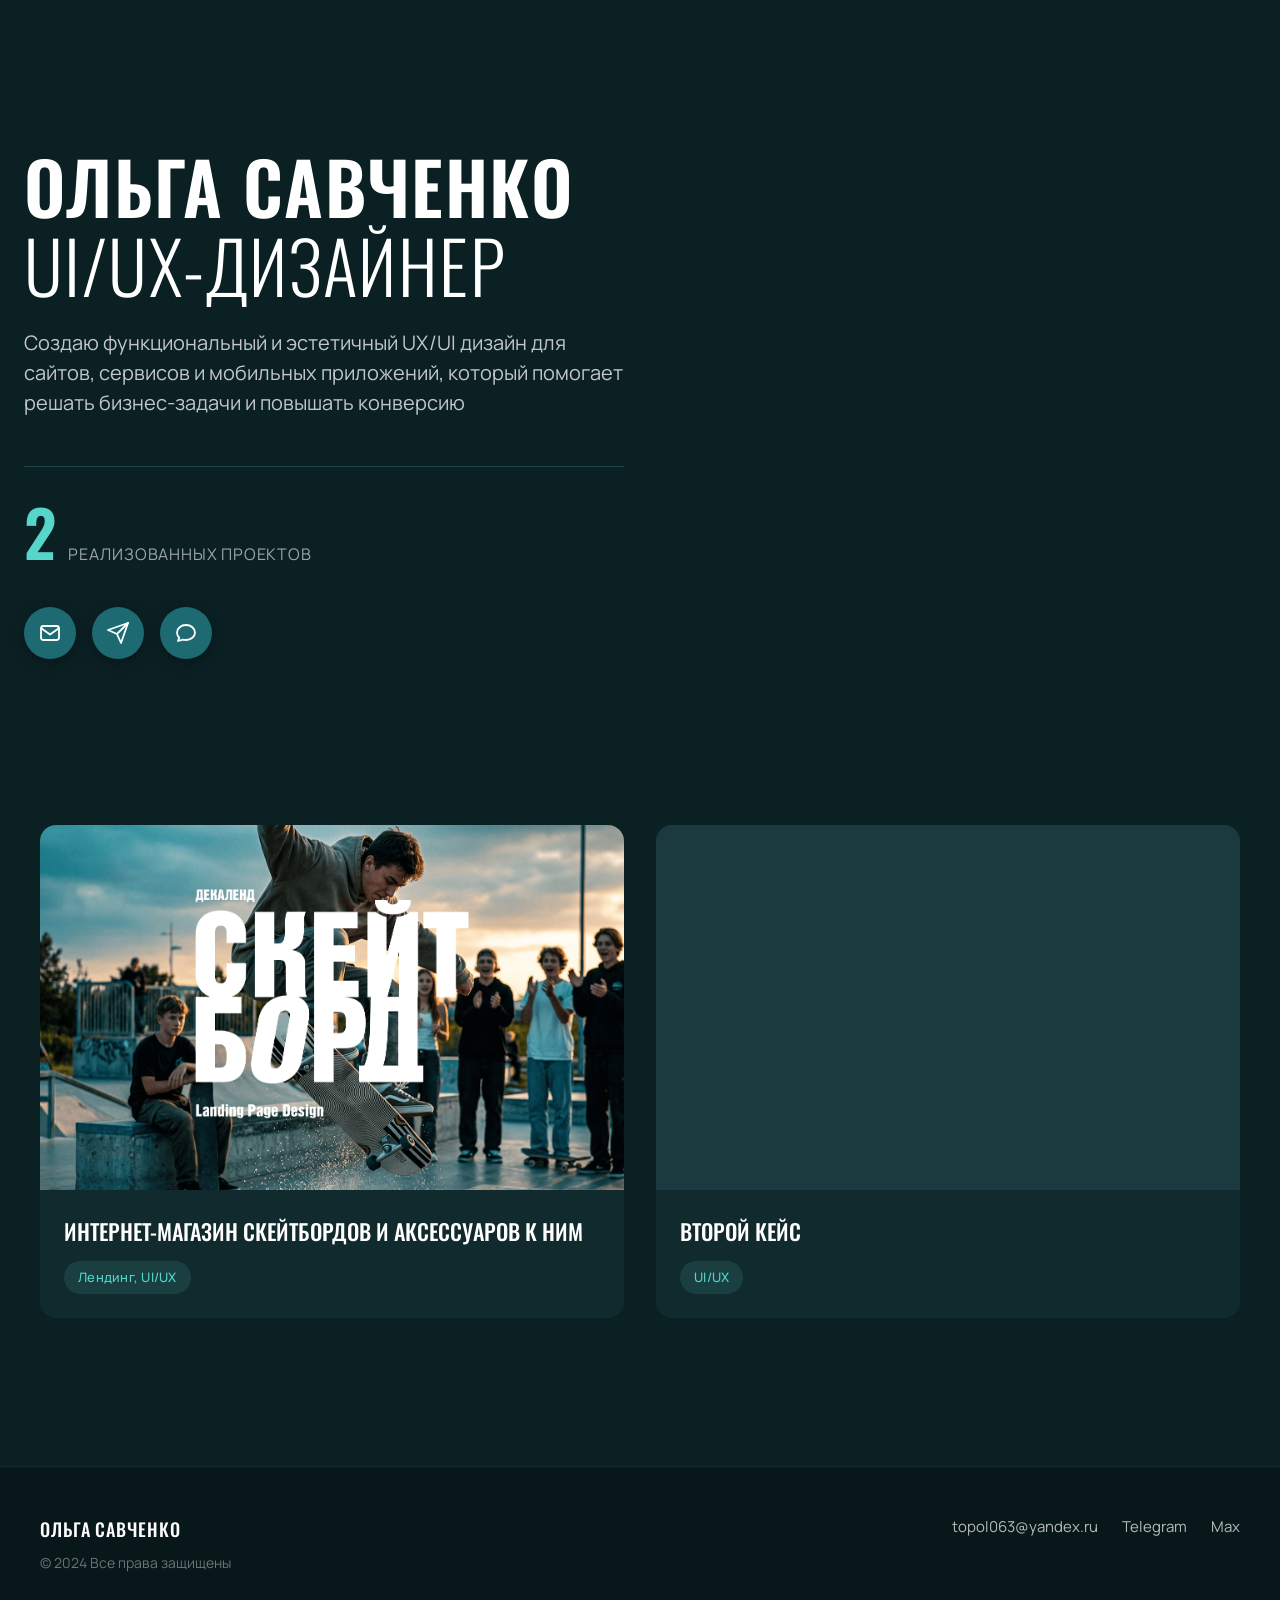
<file: index.html>
<!DOCTYPE html>
<html lang="ru">
<head>
  <meta charset="UTF-8">
  <meta name="viewport" content="width=device-width, initial-scale=1.0">
  <title>Ольга Савченко — UI/UX Дизайн</title>
  <link rel="preconnect" href="https://fonts.googleapis.com">
  <link rel="preconnect" href="https://fonts.gstatic.com" crossorigin>
  <link href="https://fonts.googleapis.com/css2?family=Manrope:wght@400;500;600&family=Oswald:wght@500;600&display=swap" rel="stylesheet">
  <link rel="stylesheet" href="style.css">
</head>
<body>

  <main>
    <!-- Hero секция -->
    <section class="hero">
      <div class="hero-content fade-in-up">
        <h1>ОЛЬГА САВЧЕНКО<br><span class="title-light">UI/UX-ДИЗАЙНЕР</span></h1>
        <p class="hero-subtitle">Создаю функциональный и эстетичный UX/UI дизайн для сайтов, сервисов и мобильных приложений, который помогает решать бизнес-задачи и повышать конверсию</p>
        
        <div class="hero-counter fade-in-up">
          <span class="counter-number" id="project-count">0</span>
          <span class="counter-label">реализованных проектов</span>
        </div>

        <div class="contact-icons fade-in-up"></div>
      </div>
    </section>

    <!-- Секция работ -->
    <section class="works" id="works">
      <div class="container">
        <div id="works-list" class="works-grid">
          <!-- Кейсы рендерятся через JS -->
        </div>
        <div class="works-footer">
          <button id="show-more-btn" class="show-more-btn" hidden>Показать ещё</button>
        </div>
      </div>
    </section>
  </main>

  <!-- Футер -->
  <footer class="site-footer">
    <div class="container footer-content">
      <div class="footer-left">
        <p class="footer-name">ОЛЬГА САВЧЕНКО</p>
        <p class="footer-copy">© 2024 Все права защищены</p>
      </div>
      <div class="footer-right">
        <a href="mailto:topol063@yandex.ru" class="footer-link">topol063@yandex.ru</a>
        <a href="https://t.me/graph_design63" target="_blank" rel="noopener" class="footer-link">Telegram</a>
        <a href="https://max.ru/u/f9LHodD0cOK-HTAsB_203HeexzP4PxBQkBFhvsTClnofYxLRDEMAX9zfkRQ" target="_blank" rel="noopener" class="footer-link">Max</a>
      </div>
    </div>
  </footer>

  <!-- Попап кейса -->
  <div id="popup" class="popup">
    <div class="popup-inner">
      <div id="popup-content" class="popup-content"></div>
    </div>
  </div>

  <script src="script.js"></script>
</body>
</html>
</file>
<file: style.css>
/* --- Сброс и базовые стили --- */
*, *::before, *::after {
  box-sizing: border-box;
  margin: 0;
  padding: 0;
}

html {
  scroll-behavior: smooth;
  scrollbar-width: thin;
  scrollbar-color: #1d6a73 #0b2023;
}

html::-webkit-scrollbar { width: 8px; }
html::-webkit-scrollbar-track { background: #0b2023; }
html::-webkit-scrollbar-thumb { background: #1d6a73; border-radius: 4px; }
html::-webkit-scrollbar-thumb:hover { background: #27858f; }

body {
  font-family: 'Manrope', sans-serif;
  background-color: #0b2023;
  color: #ffffff;
  line-height: 1.6;
  -webkit-font-smoothing: antialiased;
}

.container {
  max-width: 1600px; /* Было 1200px, теперь шире */
  margin: 0 auto;
  padding: 0 40px; /* Увеличили боковые отступы */
}

/* --- Hero секция --- */
.hero {
  min-height: 85vh;
  display: flex;
  align-items: center;
  padding: 80px 24px 40px;
}

.hero-content {
  max-width: 800px;
}

h1 {
  font-family: 'Oswald', sans-serif;
  font-size: clamp(40px, 6vw, 72px);
  font-weight: 600;
  line-height: 1.1;
  letter-spacing: 0.02em;
  text-transform: uppercase;
  margin-bottom: 24px;
  color: #ffffff;
}

.title-light {
  font-weight: 300; /* Лёгкое начертание */
}

.hero-subtitle {
  font-size: clamp(16px, 2vw, 20px);
  color: rgba(255, 255, 255, 0.75);
  max-width: 600px;
  margin-bottom: 48px;
  line-height: 1.5;
}

.hero-counter {
  display: flex;
  align-items: baseline;
  gap: 12px;
  margin-bottom: 40px;
  padding-top: 32px;
  border-top: 1px solid rgba(87, 213, 201, 0.2);
}

.counter-number {
  font-family: 'Oswald', sans-serif;
  font-size: clamp(48px, 5vw, 64px);
  font-weight: 600;
  color: #57d5c9;
  line-height: 1;
}

.counter-label {
  font-size: 16px;
  color: rgba(255, 255, 255, 0.6);
  text-transform: uppercase;
  letter-spacing: 0.05em;
}

/* --- Круглые иконки контактов --- */
.contact-icons {
  display: flex;
  gap: 16px;
}

.contact-icons .icon-link {
  display: flex;
  align-items: center;
  justify-content: center;
  width: 52px;
  height: 52px;
  border-radius: 50%;
  background: #1d6a73;
  color: #ffffff;
  text-decoration: none;
  box-shadow: 0 4px 14px rgba(0, 0, 0, 0.3);
  transition: transform 0.25s ease, background-color 0.25s ease, box-shadow 0.25s ease;
}

.contact-icons .icon-link svg {
  width: 24px;
  height: 24px;
}

.contact-icons .icon-link:hover {
  background: #27858f;
  transform: translateY(-3px) scale(1.06);
  box-shadow: 0 8px 20px rgba(0, 0, 0, 0.4), 0 0 0 4px rgba(87, 213, 201, 0.15);
}

.contact-icons .icon-link:active {
  transform: translateY(-1px) scale(0.97);
}

/* --- Сетка работ --- */
.works {
  padding: 60px 0 100px;
}

.works-grid {
  display: grid;
  grid-template-columns: repeat(auto-fit, minmax(400px, 1fr)); /* Адаптивная сетка */
  gap: 32px;
  margin-bottom: 48px;
}

.case-block {
  background: #112a2e;
  border-radius: 16px;
  overflow: hidden;
  cursor: pointer;
  transition: transform 0.35s cubic-bezier(0.25, 0.46, 0.45, 0.94), box-shadow 0.35s ease;
  opacity: 0;
  transform: translateY(30px);
}

.case-block.is-visible {
  opacity: 1;
  transform: translateY(0);
}

.case-block:hover {
  transform: translateY(-6px);
  box-shadow: 0 12px 32px rgba(0, 0, 0, 0.4);
}

.case-cover {
  width: 100%;
  aspect-ratio: 16 / 10;
  background-color: #1a3a3f;
  background-size: cover;
  background-position: center;
  transition: transform 0.4s ease;
}

.case-block:hover .case-cover {
  transform: scale(1.03);
}

.case-meta {
  padding: 24px;
}

.case-meta h3 {
  font-family: 'Oswald', sans-serif;
  font-size: 22px;
  font-weight: 500;
  text-transform: uppercase;
  margin-bottom: 12px;
  color: #ffffff;
}

.work-tag {
  display: inline-block;
  padding: 6px 14px;
  background: rgba(87, 213, 201, 0.12);
  color: #57d5c9;
  border-radius: 20px;
  font-size: 13px;
  font-weight: 500;
  letter-spacing: 0.02em;
}

/* --- Кнопка "Показать ещё" --- */
.works-footer {
  text-align: center;
}

.show-more-btn {
  background: transparent;
  border: 1px solid rgba(87, 213, 201, 0.4);
  color: #57d5c9;
  padding: 14px 32px;
  border-radius: 30px;
  font-family: 'Manrope', sans-serif;
  font-size: 15px;
  font-weight: 600;
  cursor: pointer;
  transition: all 0.3s ease;
}

.show-more-btn:hover {
  background: rgba(87, 213, 201, 0.1);
  border-color: #57d5c9;
  transform: translateY(-2px);
}

.show-more-btn:active {
  transform: translateY(0);
}

/* --- Футер --- */
.site-footer {
  background: #081719;
  border-top: 1px solid rgba(87, 213, 201, 0.1);
  padding: 48px 0;
}

.footer-content {
  display: flex;
  justify-content: space-between;
  align-items: flex-start;
  flex-wrap: wrap;
  gap: 24px;
}

.footer-name {
  font-family: 'Oswald', sans-serif;
  font-size: 18px;
  font-weight: 500;
  text-transform: uppercase;
  letter-spacing: 0.05em;
  color: #ffffff;
  margin-bottom: 8px;
}

.footer-copy {
  font-size: 14px;
  color: rgba(255, 255, 255, 0.4);
}

.footer-right {
  display: flex;
  gap: 24px;
  flex-wrap: wrap;
}

.footer-link {
  color: rgba(255, 255, 255, 0.7);
  text-decoration: none;
  font-size: 15px;
  transition: color 0.25s ease;
}

.footer-link:hover {
  color: #57d5c9;
}

/* --- Попап --- */
.popup {
  position: fixed;
  inset: 0;
  z-index: 1000;
  background: rgba(11, 32, 35, 0.92);
  backdrop-filter: blur(12px);
  display: flex;
  align-items: center;
  justify-content: center;
  opacity: 0;
  pointer-events: none;
  transition: opacity 0.35s ease;
}

.popup.is-open {
  opacity: 1;
  pointer-events: auto;
}

.popup-inner {
  width: 100%;
  max-width: 900px;
  height: 90vh;
  overflow-y: auto;
  padding: 0 24px;
  scrollbar-width: thin;
  scrollbar-color: #1d6a73 rgba(255, 255, 255, 0.07);
}

.popup-inner::-webkit-scrollbar { width: 8px; }
.popup-inner::-webkit-scrollbar-track { background: rgba(255, 255, 255, 0.05); border-radius: 4px; }
.popup-inner::-webkit-scrollbar-thumb { background: #1d6a73; border-radius: 4px; }

.popup-content {
  position: relative;
  background: #112a2e;
  border-radius: 20px;
  overflow: hidden;
}

.popup-header {
  position: sticky;
  top: 0;
  z-index: 60;
  display: flex;
  align-items: center;
  justify-content: center;
  min-height: 96px;
  padding: 24px 80px 24px 24px;
  background: linear-gradient(180deg, rgba(17, 42, 46, 0.98) 0%, rgba(17, 42, 46, 0.95) 100%);
  border-bottom: 1px solid rgba(87, 213, 201, 0.15);
}

.popup-title {
  font-family: 'Oswald', sans-serif;
  font-size: clamp(20px, 2.5vw, 28px);
  font-weight: 600;
  text-transform: uppercase;
  text-align: center;
  color: #ffffff;
  margin: 0;
}

.popup-close-circle {
  position: absolute;
  top: 50%;
  right: 24px;
  width: 48px;
  height: 48px;
  padding: 0;
  border: none;
  border-radius: 50%;
  background: #1d6a73;
  color: #ffffff;
  display: flex;
  align-items: center;
  justify-content: center;
  cursor: pointer;
  box-shadow: 0 4px 14px rgba(0, 0, 0, 0.3);
  opacity: 0;
  transform: translateY(-50%) scale(0.9);
  transition: transform 0.25s ease, background-color 0.25s ease, box-shadow 0.25s ease, opacity 0.25s ease;
}

.popup.is-open .popup-close-circle {
  opacity: 1;
  transform: translateY(-50%) scale(1);
  animation: closeBtnFade 0.3s ease 0.05s backwards;
}

@keyframes closeBtnFade {
  from { opacity: 0; transform: translateY(-50%) scale(0.9); }
  to   { opacity: 1; transform: translateY(-50%) scale(1); }
}

.popup-close-circle:hover {
  background: #27858f;
  transform: translateY(calc(-50% - 3px)) scale(1.06);
  box-shadow: 0 8px 20px rgba(0, 0, 0, 0.4), 0 0 0 4px rgba(87, 213, 201, 0.15);
}

.popup-close-circle:active {
  transform: translateY(calc(-50% - 1px)) scale(0.97);
}

.popup-screen {
  padding: 32px;
  border-bottom: 1px solid rgba(255, 255, 255, 0.05);
}

.popup-screen:last-child {
  border-bottom: none;
}

.popup-screen h3 {
  font-family: 'Oswald', sans-serif;
  font-size: 20px;
  font-weight: 500;
  text-transform: uppercase;
  color: #57d5c9;
  margin-bottom: 12px;
}

.popup-screen p {
  font-size: 16px;
  color: rgba(255, 255, 255, 0.8);
  line-height: 1.6;
}

.popup-screen-image {
  padding: 0;
  border-bottom: none;
}

.popup-screen-image img {
  width: 100%;
  height: auto;
  display: block;
}

/* --- Адаптив --- */
@media (max-width: 768px) {
  .works-grid {
    grid-template-columns: 1fr;
    gap: 24px;
  }
  
  .hero {
    min-height: 70vh;
    padding: 60px 20px 40px;
  }

  .footer-content {
    flex-direction: column;
    align-items: center;
    text-align: center;
  }

  .footer-right {
    justify-content: center;
  }

  .popup-header {
    padding: 20px 64px 20px 20px;
    min-height: 80px;
  }

  .popup-close-circle {
    right: 16px;
    width: 44px;
    height: 44px;
  }
}

@media (prefers-reduced-motion: reduce) {
  .case-block, .case-cover, .icon-link, .show-more-btn, .popup-close-circle, .footer-link {
    transition: none !important;
    transform: none !important;
    animation: none !important;
  }
  .case-block {
    opacity: 1;
  }
}
</file>
